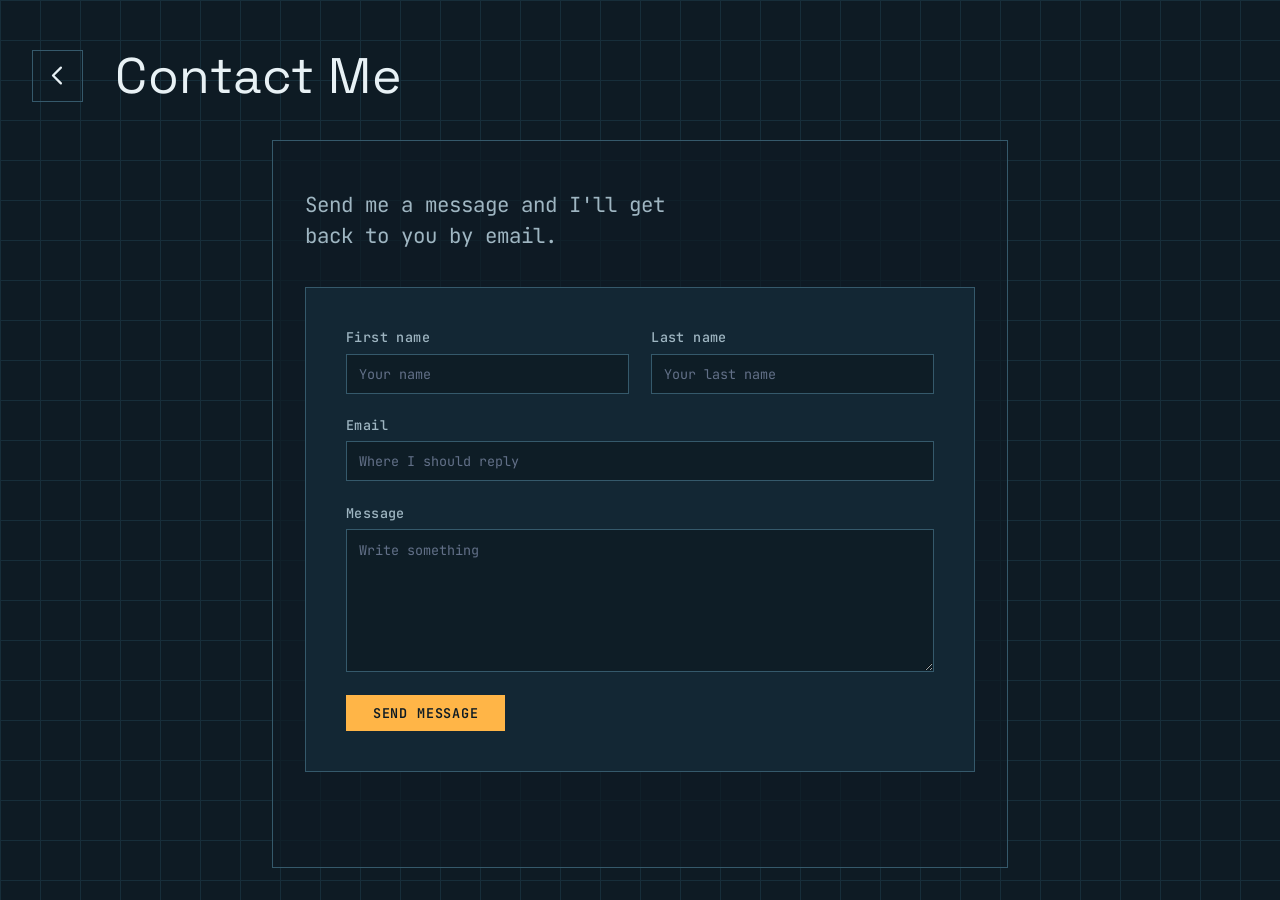
<file: contact/contact.html>
<!doctype html>
<html lang="en">
  <head>
    <meta charset="UTF-8" />
    <meta name="viewport" content="width=device-width,initial-scale=1" />
    <title>Contact Me</title>

    <link rel="stylesheet" href="/style.css?v=3.0" />
    <link rel="stylesheet" href="/contact/contact.css?v=3.0" />

    <link
      rel="apple-touch-icon"
      sizes="180x180"
      href="https://ik.imagekit.io/ethankatz/IMG_0045_srifbNHCv.jpg" />
    <link
      rel="icon"
      type="image/png"
      sizes="32x32"
      href="https://ik.imagekit.io/ethankatz/IMG_0045_srifbNHCv.jpg" />
    <link
      rel="icon"
      type="image/png"
      sizes="16x16"
      href="https://ik.imagekit.io/ethankatz/IMG_0045_srifbNHCv.jpg" />

    <meta name="theme-color" content="#0e1b24" />
    <meta name="title" content="Contact Me — Ethan Katz" />
    <meta name="description" content="Send Ethan Katz a message." />
    <meta property="og:type" content="website" />
    <meta
      property="og:url"
      content="https://katzethan.com/contact/contact.html" />
    <meta property="og:title" content="Contact Me — Ethan Katz" />
    <meta property="og:description" content="Send Ethan Katz a message." />
    <meta
      property="og:image"
      content="https://ik.imagekit.io/ethankatz/IMG_0045_srifbNHCv.jpg" />

    <link rel="preconnect" href="https://fonts.googleapis.com" />
    <link rel="preconnect" href="https://fonts.gstatic.com" crossorigin />
    <link
      href="https://fonts.googleapis.com/css2?family=JetBrains+Mono:wght@400;500;700&family=Space+Grotesk:wght@400;500;700&display=swap"
      rel="stylesheet" />

    <!-- Google tag (gtag.js) -->
    <script
      async
      src="https://www.googletagmanager.com/gtag/js?id=G-3BS5N4R20S"></script>
    <script>
      window.dataLayer = window.dataLayer || [];
      function gtag() {
        dataLayer.push(arguments);
      }
      gtag("js", new Date());

      gtag("config", "G-3BS5N4R20S");
    </script>
  </head>

  <body>
    <header class="page-header">
      <a
        class="back-link"
        href="/index.html"
        aria-label="Back to the home page">
        <svg
          viewBox="0 0 24 24"
          fill="none"
          stroke="currentColor"
          stroke-width="2"
          stroke-linecap="round"
          stroke-linejoin="round"
          aria-hidden="true">
          <path d="M15 5l-7 7 7 7" />
        </svg>
      </a>
      <h1 class="page-title">Contact Me</h1>
    </header>

    <main class="sheet">
      <p class="sheet__lede">
        Send me a message and I'll get back to you by email.
      </p>

      <form
        class="form"
        name="contact"
        method="POST"
        data-netlify="true"
        netlify-honeypot="bot-field"
        action="/contact/thanks.html">
        <div class="field-row">
          <p class="field">
            <label for="fname">First name</label>
            <input
              type="text"
              id="fname"
              name="firstname"
              autocomplete="given-name"
              placeholder="Your name"
              required />
          </p>

          <p class="field">
            <label for="lname">Last name</label>
            <input
              type="text"
              id="lname"
              name="lastname"
              autocomplete="family-name"
              placeholder="Your last name"
              required />
          </p>
        </div>

        <p class="field">
          <label for="email">Email</label>
          <input
            type="email"
            id="email"
            name="email"
            autocomplete="email"
            placeholder="Where I should reply"
            required />
        </p>

        <p class="field">
          <label for="message">Message</label>
          <textarea
            id="message"
            name="message"
            rows="6"
            placeholder="Write something"
            required></textarea>
        </p>

        <p class="honeypot">
          <label>
            Don't fill this out if you're human:
            <input name="bot-field" tabindex="-1" autocomplete="off" />
          </label>
        </p>

        <button class="submit" type="submit">Send message</button>
      </form>
    </main>
  </body>
</html>
</file>
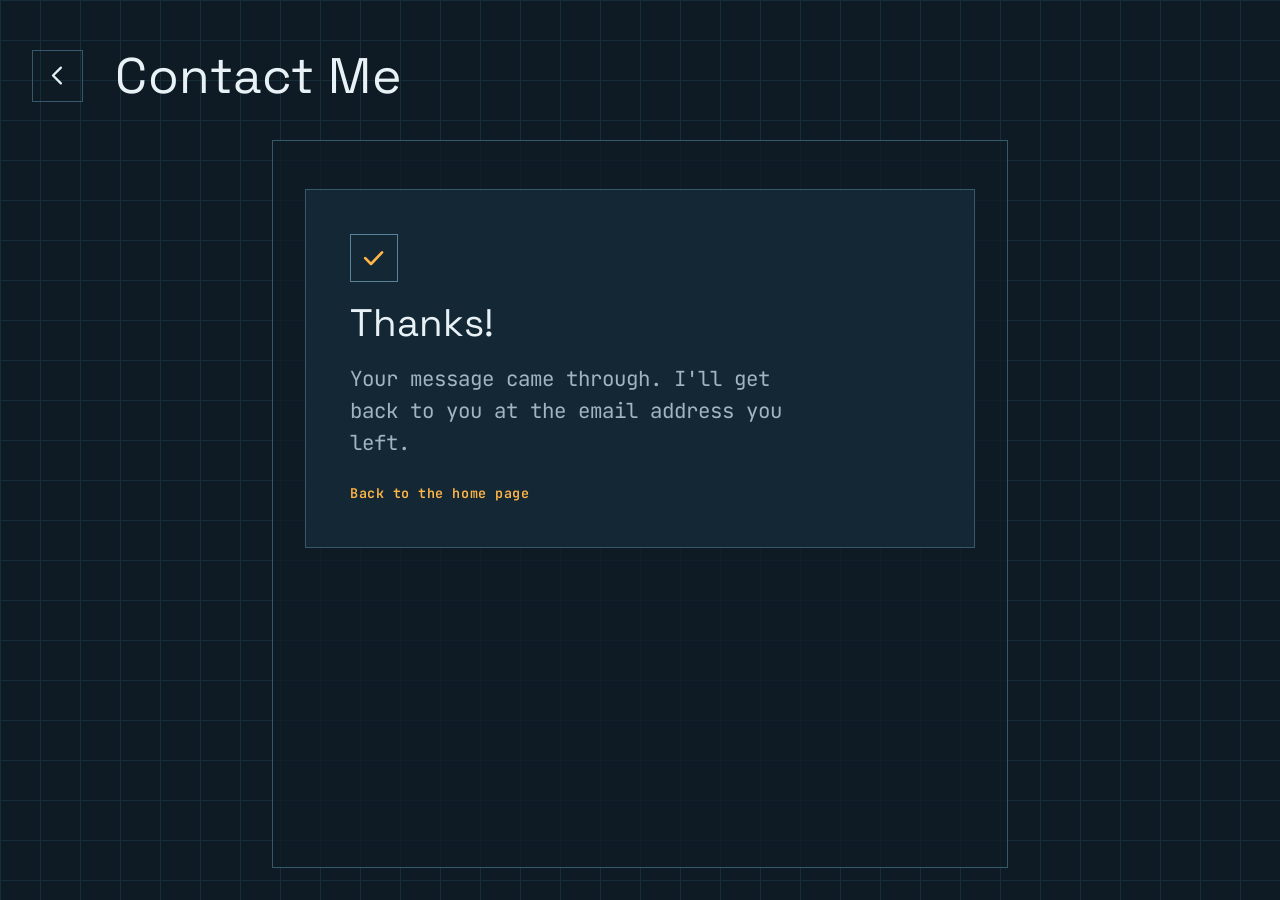
<file: contact/thanks.html>
<!doctype html>
<html lang="en">
  <head>
    <meta charset="UTF-8" />
    <meta name="viewport" content="width=device-width,initial-scale=1" />
    <title>Thanks</title>

    <link rel="stylesheet" href="/style.css?v=3.0" />
    <link rel="stylesheet" href="/contact/contact.css?v=3.0" />

    <link
      rel="apple-touch-icon"
      sizes="180x180"
      href="https://ik.imagekit.io/ethankatz/IMG_0045_srifbNHCv.jpg" />
    <link
      rel="icon"
      type="image/png"
      sizes="32x32"
      href="https://ik.imagekit.io/ethankatz/IMG_0045_srifbNHCv.jpg" />
    <link
      rel="icon"
      type="image/png"
      sizes="16x16"
      href="https://ik.imagekit.io/ethankatz/IMG_0045_srifbNHCv.jpg" />

    <meta name="theme-color" content="#0e1b24" />
    <meta name="title" content="Thanks — Ethan Katz" />
    <meta name="robots" content="noindex" />
    <meta
      name="description"
      content="Thanks for getting in touch with Ethan Katz." />
    <meta property="og:type" content="website" />
    <meta
      property="og:url"
      content="https://katzethan.com/contact/thanks.html" />
    <meta property="og:title" content="Thanks — Ethan Katz" />
    <meta
      property="og:description"
      content="Thanks for getting in touch with Ethan Katz." />
    <meta
      property="og:image"
      content="https://ik.imagekit.io/ethankatz/IMG_0045_srifbNHCv.jpg" />

    <link rel="preconnect" href="https://fonts.googleapis.com" />
    <link rel="preconnect" href="https://fonts.gstatic.com" crossorigin />
    <link
      href="https://fonts.googleapis.com/css2?family=JetBrains+Mono:wght@400;500;700&family=Space+Grotesk:wght@400;500;700&display=swap"
      rel="stylesheet" />

    <!-- Google tag (gtag.js) -->
    <script
      async
      src="https://www.googletagmanager.com/gtag/js?id=G-3BS5N4R20S"></script>
    <script>
      window.dataLayer = window.dataLayer || [];
      function gtag() {
        dataLayer.push(arguments);
      }
      gtag("js", new Date());

      gtag("config", "G-3BS5N4R20S");
    </script>
  </head>

  <body>
    <header class="page-header">
      <a
        class="back-link"
        href="/index.html"
        aria-label="Back to the home page">
        <svg
          viewBox="0 0 24 24"
          fill="none"
          stroke="currentColor"
          stroke-width="2"
          stroke-linecap="round"
          stroke-linejoin="round"
          aria-hidden="true">
          <path d="M15 5l-7 7 7 7" />
        </svg>
      </a>
      <h1 class="page-title">Contact Me</h1>
    </header>

    <main class="sheet">
      <div class="thanks">
        <span class="thanks__mark">
          <svg
            viewBox="0 0 24 24"
            fill="none"
            stroke="currentColor"
            stroke-width="2.5"
            stroke-linecap="round"
            stroke-linejoin="round"
            aria-hidden="true">
            <path d="M4 12.5l5.5 5.5L20 7" />
          </svg>
        </span>
        <h2 class="thanks__title">Thanks!</h2>
        <p class="thanks__text">
          Your message came through. I'll get back to you at the email address
          you left.
        </p>
        <a class="thanks__link" href="/index.html">Back to the home page</a>
      </div>
    </main>
  </body>
</html>
</file>
<file: style.css>
/* ==========================================================================
   Ethan Katz — katzethan.com
   "Bench": the site as a technical drawing. Graph paper, mono annotations,
   a ruled sheet. Tokens first, then the shared furniture, then the home page.
   Hand written, no build step.
   ========================================================================== */

:root {
  /* Ink and paper */
  --bg-top: #0e1b24;
  --bg-bottom: #0b161d;
  --grid-line: #172e3a;
  --panel: #132734;
  --ink: #e8f1f5;
  --ink-dim: #9fb6c2;
  --ink-faint: #7e99a6;
  --hairline: #35596b;
  --hairline-lit: #5a8298;

  /* One warm accent against all that blue, plus a cool one for labels. */
  --accent: #ffb547;
  --accent-deep: #e09a2e;
  --accent-ink: #0e1b24;
  --cyan: #8fd3e8;

  /* Type. Display is the drawn lettering, mono is every label and annotation. */
  --font-display: "Space Grotesk", "Trebuchet MS", sans-serif;
  --font-mono: "JetBrains Mono", ui-monospace, "Courier New", monospace;

  --type-name: clamp(3rem, 1.6rem + 6vw, 6.75rem);
  --type-role: clamp(0.85rem, 0.8rem + 0.25vw, 1rem);
  --type-lede: clamp(1.05rem, 0.98rem + 0.4vw, 1.3rem);
  --type-ui: clamp(0.75rem, 0.72rem + 0.15vw, 0.85rem);
  --type-micro: clamp(0.625rem, 0.6rem + 0.1vw, 0.7rem);

  /* Space */
  --gutter: clamp(0.75rem, 2.5vw, 2.5rem);
  --sheet-pad: clamp(1.25rem, 3.5vw, 3.25rem);
  --stack: clamp(1.75rem, 4vw, 3.5rem);

  /* Shape. Square corners: this is a drawing, not a card. */
  --radius: 0;
  --radius-pill: 0;

  --shadow-low: none;
  --shadow-high: none;

  /* Motion */
  --ease: cubic-bezier(0.2, 0.8, 0.2, 1);
  --dur: 160ms;
  --dur-slow: 260ms;
}

*,
*::before,
*::after {
  box-sizing: border-box;
}

html {
  -webkit-text-size-adjust: 100%;
}

body {
  margin: 0;
  min-height: 100svh;
  font-family: var(--font-mono);
  color: var(--ink);
  background-color: var(--bg-top);
  /* The graph paper. Two repeating gradients, no image to download. */
  background-image:
    repeating-linear-gradient(
      to right,
      var(--grid-line) 0 1px,
      transparent 1px 40px
    ),
    repeating-linear-gradient(
      to bottom,
      var(--grid-line) 0 1px,
      transparent 1px 40px
    );
  display: flex;
  flex-direction: column;
  overflow-x: hidden;
}

a {
  color: var(--accent);
  text-decoration: none;
}

a:hover {
  color: var(--accent-deep);
}

img,
svg {
  display: block;
}

:where(a, button):focus-visible {
  outline: 2px solid var(--accent);
  outline-offset: 3px;
}

/* --------------------------------------------------------------------------
   The sheet: the ruled frame every page sits inside
   -------------------------------------------------------------------------- */

.sheet {
  flex: 1;
  display: flex;
  flex-direction: column;
  width: 100%;
  max-width: 82rem;
  margin: var(--gutter) auto;
  padding: var(--sheet-pad);
  border: 1px solid var(--hairline);
  background: rgba(14, 27, 36, 0.72);
}

/* The drawing's header strip: who and what, in the corner of the sheet. */
.sheet__head {
  display: flex;
  justify-content: space-between;
  align-items: center;
  gap: 1rem;
  font-size: var(--type-micro);
  letter-spacing: 0.18em;
  text-transform: uppercase;
}

.sheet__mark {
  color: var(--cyan);
}

.sheet__rev {
  color: var(--ink-faint);
}

/* --------------------------------------------------------------------------
   Labels and rules used throughout
   -------------------------------------------------------------------------- */

.label {
  margin: 0;
  font-size: var(--type-micro);
  letter-spacing: 0.2em;
  text-transform: uppercase;
  color: var(--cyan);
}

.label--muted {
  color: var(--ink-faint);
}

/* The dimension line under the name, drawn with arrowheads like a plan. */
.dim-rule {
  width: min(32rem, 100%);
  height: auto;
  margin-top: clamp(0.75rem, 2vw, 1.25rem);
  color: var(--cyan);
}

/* --------------------------------------------------------------------------
   Buttons
   -------------------------------------------------------------------------- */

.btn {
  display: inline-flex;
  align-items: center;
  justify-content: center;
  min-height: 2.875rem;
  padding: 0.9em 1.75em;
  font-family: var(--font-mono);
  font-size: var(--type-ui);
  font-weight: 700;
  letter-spacing: 0.14em;
  text-transform: uppercase;
  border: 1px solid transparent;
  cursor: pointer;
  transition:
    background var(--dur) var(--ease),
    color var(--dur) var(--ease),
    border-color var(--dur) var(--ease);
}

.btn--solid {
  background: var(--accent);
  color: var(--accent-ink);
}

.btn--ghost {
  color: var(--cyan);
  border-color: var(--hairline);
}

/* --------------------------------------------------------------------------
   Header and navigation
   -------------------------------------------------------------------------- */

.site-header {
  display: flex;
  align-items: center;
  justify-content: space-between;
  gap: 1rem;
  padding-bottom: clamp(1rem, 2.5vw, 1.75rem);
  border-bottom: 1px solid var(--hairline);
}

.identity {
  display: flex;
  align-items: baseline;
  gap: 0.75rem;
  flex-wrap: wrap;
}

.identity__name {
  font-family: var(--font-display);
  font-size: clamp(1rem, 0.9rem + 0.5vw, 1.25rem);
  font-weight: 700;
  letter-spacing: 0.02em;
  text-transform: uppercase;
}

.identity__role {
  font-size: var(--type-role);
  letter-spacing: 0.16em;
  text-transform: uppercase;
  color: var(--ink-faint);
}

.site-nav__list {
  display: flex;
  align-items: center;
  gap: clamp(0.85rem, 2vw, 1.75rem);
  margin: 0;
  padding: 0;
  list-style: none;
}

.nav-link {
  font-size: var(--type-ui);
  letter-spacing: 0.16em;
  text-transform: uppercase;
  color: var(--ink-dim);
  padding-bottom: 2px;
  border-bottom: 1px solid transparent;
  transition:
    color var(--dur) var(--ease),
    border-color var(--dur) var(--ease);
}

.nav-toggle {
  display: none;
  align-items: center;
  gap: 0.5rem;
  min-height: 2.75rem;
  padding: 0 0.875rem;
  font-family: var(--font-mono);
  font-size: var(--type-ui);
  letter-spacing: 0.16em;
  text-transform: uppercase;
  color: var(--ink);
  background: none;
  border: 1px solid var(--hairline);
  cursor: pointer;
}

.nav-toggle svg {
  width: 1.125rem;
  height: 1.125rem;
}

.nav-toggle__close,
.nav-toggle[aria-expanded="true"] .nav-toggle__open {
  display: none;
}

.nav-toggle[aria-expanded="true"] .nav-toggle__close {
  display: block;
}

/* --------------------------------------------------------------------------
   Home page: the drawing itself
   -------------------------------------------------------------------------- */

.hero {
  display: flex;
  gap: clamp(1.75rem, 4vw, 3.25rem);
  align-items: flex-start;
  padding-top: var(--stack);
}

.hero__body {
  flex: 1 1 auto;
  min-width: 0;
}

.hero__name {
  margin: 0;
  font-family: var(--font-display);
  font-size: var(--type-name);
  font-weight: 700;
  line-height: 0.92;
  letter-spacing: -0.04em;
  text-transform: uppercase;
}

.hero__tags {
  margin-top: 0.625rem;
}

.hero__lede {
  margin: clamp(1.25rem, 3vw, 1.875rem) 0 0;
  max-width: 34em;
  font-family: var(--font-display);
  font-size: var(--type-lede);
  line-height: 1.65;
  text-wrap: pretty;
  color: var(--ink-dim);
}

.hero__actions {
  display: flex;
  flex-wrap: wrap;
  gap: 0.75rem;
  margin-top: clamp(1.5rem, 3vw, 2.125rem);
}

/* Fig. A — the portrait, captioned like a plate in a manual. */
.figure {
  flex: 0 0 auto;
  width: clamp(11rem, 26vw, 22.5rem);
}

.figure__frame {
  width: 100%;
  aspect-ratio: 1;
  border: 1px solid var(--hairline);
  background: var(--panel);
}

.figure__frame img {
  width: 100%;
  height: 100%;
  object-fit: cover;
}

.figure__caption {
  display: flex;
  justify-content: space-between;
  gap: 0.5rem;
  margin: 0.5rem 0 0;
  font-size: var(--type-micro);
  letter-spacing: 0.14em;
  text-transform: uppercase;
  color: var(--ink-faint);
}

/* --------------------------------------------------------------------------
   Parts list: the apps, as a bill of materials
   -------------------------------------------------------------------------- */

.parts {
  margin: var(--stack) 0 0;
  padding: 0;
  list-style: none;
}

.parts__caption {
  margin-bottom: 0.875rem;
}

.part {
  display: grid;
  grid-template-columns: 3.5rem 5.25rem minmax(0, 1fr) auto;
  gap: 0 clamp(0.875rem, 2vw, 1.5rem);
  align-items: center;
  padding: clamp(1rem, 2.5vw, 1.5rem) 0;
  border-bottom: 1px solid #22404f;
}

.part:first-child {
  border-top: 1px solid var(--hairline);
}

.part__no {
  font-size: clamp(0.875rem, 0.8rem + 0.3vw, 1.125rem);
  font-weight: 700;
  color: var(--accent);
}

.part__icon {
  /* Both dimensions pinned: an `aspect-ratio` alone loses to the img's own
     height attribute, which is a specified height, not auto. */
  --size: 5.25rem;
  width: var(--size);
  height: var(--size);
  border: 1px solid var(--hairline);
  background: var(--panel);
  object-fit: cover;
}

.part__name {
  margin: 0;
  font-family: var(--font-display);
  font-size: clamp(1.125rem, 1rem + 0.6vw, 1.7rem);
  font-weight: 500;
  line-height: 1.2;
}

.part__desc {
  margin: 0.3rem 0 0;
  font-size: clamp(0.75rem, 0.72rem + 0.2vw, 0.85rem);
  line-height: 1.55;
  color: var(--ink-dim);
}

.part__link {
  font-size: var(--type-ui);
  font-weight: 700;
  letter-spacing: 0.12em;
  text-transform: uppercase;
  white-space: nowrap;
}

/* --------------------------------------------------------------------------
   Side project band
   -------------------------------------------------------------------------- */

.band {
  display: flex;
  flex-wrap: wrap;
  align-items: center;
  gap: clamp(0.875rem, 2.5vw, 2rem);
  margin-top: var(--stack);
  padding: clamp(1.125rem, 2.5vw, 1.75rem);
  border: 1px solid var(--hairline);
  background: var(--panel);
}

.band__body {
  flex: 1 1 16rem;
  min-width: 0;
}

.band__name {
  margin: 0.375rem 0 0;
  font-family: var(--font-display);
  font-size: clamp(1.125rem, 1rem + 0.6vw, 1.6rem);
  font-weight: 500;
}

.band__desc {
  margin: 0.375rem 0 0;
  font-size: clamp(0.75rem, 0.72rem + 0.2vw, 0.85rem);
  line-height: 1.55;
  color: var(--ink-dim);
}

/* --------------------------------------------------------------------------
   Title block: the boxed panel a drawing signs off with
   -------------------------------------------------------------------------- */

.titleblock {
  display: flex;
  flex-wrap: wrap;
  margin-top: var(--stack);
  border: 1px solid var(--hairline);
}

.titleblock__cell {
  flex: 1 1 13rem;
  min-width: 0;
  padding: clamp(0.875rem, 2vw, 1.125rem) clamp(1rem, 2vw, 1.375rem);
  border-right: 1px solid var(--hairline);
}

.titleblock__cell:last-child {
  border-right: 0;
}

.titleblock__value {
  margin: 0.375rem 0 0;
  font-size: clamp(0.8rem, 0.76rem + 0.2vw, 0.9rem);
  line-height: 1.6;
  overflow-wrap: anywhere;
}

/* --------------------------------------------------------------------------
   Hover, only where there is a real pointer
   -------------------------------------------------------------------------- */

@media (hover: hover) {
  .btn--solid:hover {
    background: var(--accent-deep);
  }

  .btn--ghost:hover {
    color: var(--accent);
    border-color: var(--hairline-lit);
  }

  .nav-link:hover {
    color: var(--accent);
    border-bottom-color: var(--accent);
  }

  .nav-toggle:hover {
    border-color: var(--hairline-lit);
  }

  .part:hover {
    background: rgba(19, 39, 52, 0.55);
  }
}

/* --------------------------------------------------------------------------
   Narrow layouts. Driven by width, not orientation.
   -------------------------------------------------------------------------- */

@media (max-width: 900px) {
  .nav-toggle {
    display: inline-flex;
    position: relative;
    z-index: 5;
  }

  .site-nav {
    position: fixed;
    inset: 0;
    z-index: 4;
    display: flex;
    overflow-y: auto;
    overscroll-behavior: contain;
    padding: var(--gutter);
    background: rgba(11, 22, 29, 0.86);
    backdrop-filter: blur(4px);
    opacity: 0;
    visibility: hidden;
    transition:
      opacity var(--dur) var(--ease),
      visibility var(--dur) var(--ease);
  }

  .site-nav[data-open="true"] {
    opacity: 1;
    visibility: visible;
  }

  .site-nav__list {
    margin: auto;
    flex-direction: column;
    align-items: stretch;
    gap: 0;
    width: min(20rem, 100%);
    border: 1px solid var(--hairline);
    background: var(--panel);
  }

  .site-nav__list li {
    border-bottom: 1px solid var(--hairline);
  }

  .site-nav__list li:last-child {
    border-bottom: 0;
  }

  .nav-link {
    display: block;
    padding: 1.125rem 1.25rem;
    border-bottom: 0;
    font-size: 0.875rem;
  }

  .hero {
    flex-direction: column-reverse;
    align-items: stretch;
  }

  .figure {
    width: 100%;
    max-width: 20rem;
  }

  .part {
    grid-template-columns: 2.5rem 3.75rem minmax(0, 1fr);
    row-gap: 0.75rem;
  }

  .part__icon {
    --size: 3.75rem;
  }

  .part__link {
    grid-column: 2 / -1;
  }
}

@media (max-width: 560px) {
  .sheet {
    margin-inline: 0;
    border-left: 0;
    border-right: 0;
  }

  .site-header {
    flex-wrap: wrap;
  }
}

@media (prefers-reduced-motion: reduce) {
  *,
  *::before,
  *::after {
    transition-duration: 1ms !important;
    animation-duration: 1ms !important;
  }
}
</file>
<file: contact/contact.css>
/* ==========================================================================
   Contact and thanks. Tokens and shared furniture come from /style.css.
   ========================================================================== */

body {
  font-family: var(--font-mono);
}

/* --------------------------------------------------------------------------
   Page header. Same furniture as the apps page, so moving between them
   feels like one site.
   -------------------------------------------------------------------------- */

.page-header {
  display: flex;
  align-items: center;
  gap: clamp(1rem, 3vw, 2rem);
  padding: clamp(1.5rem, 4vw, 2.75rem) var(--gutter) 0;
}

.back-link {
  display: grid;
  place-items: center;
  flex: 0 0 auto;
  width: clamp(2.75rem, 4vw, 3.5rem);
  height: clamp(2.75rem, 4vw, 3.5rem);
  border-radius: 0;
  border: 1px solid var(--hairline);
  color: var(--ink);
  transition:
    transform var(--dur) var(--ease),
    color var(--dur) var(--ease),
    border-color var(--dur) var(--ease);
}

.back-link:hover {
  transform: translateX(-2px);
  border-color: var(--hairline-lit);
  color: var(--accent);
}

.back-link svg {
  width: 55%;
  height: 55%;
}

.page-title {
  margin: 0;
  font-family: var(--font-display);
  font-size: clamp(1.9rem, 1.2rem + 2.4vw, 3.5rem);
  font-weight: 400;
  letter-spacing: 0.01em;
}

/* --------------------------------------------------------------------------
   The sheet the form sits on. One column that stops growing at a readable
   width, rather than a circle the fields have to fit inside.
   -------------------------------------------------------------------------- */

.sheet {
  flex: 1;
  width: 100%;
  max-width: 46rem;
  margin-inline: auto;
  padding: clamp(1.75rem, 5vw, 3rem) var(--gutter) clamp(3rem, 6vw, 5rem);
}

.sheet__lede {
  margin: 0 0 clamp(1.5rem, 4vw, 2.25rem);
  font-size: var(--type-lede);
  line-height: 1.5;
  color: var(--ink-dim);
  max-width: 34ch;
}

/* --------------------------------------------------------------------------
   Form
   -------------------------------------------------------------------------- */

.form {
  display: grid;
  gap: clamp(1rem, 2.5vw, 1.4rem);
  padding: clamp(1.5rem, 4vw, 2.5rem);
  border: 1px solid var(--hairline);
  border-radius: var(--radius);
  background: var(--panel);
  box-shadow: var(--shadow-low);
}

/* Two names side by side once there is room, stacked when there is not. */
.field-row {
  display: grid;
  grid-template-columns: repeat(auto-fit, minmax(12rem, 1fr));
  gap: clamp(1rem, 2.5vw, 1.4rem);
}

.field {
  display: grid;
  gap: 0.45rem;
  margin: 0;
  min-width: 0;
}

.field label {
  font-size: var(--type-ui);
  font-weight: 500;
  letter-spacing: 0.03em;
  color: var(--ink-dim);
}

.field input,
.field textarea {
  width: 100%;
  min-width: 0;
  padding: 0.75em 0.9em;
  font-family: inherit;
  font-size: var(--type-ui);
  color: var(--ink);
  background: rgba(11, 22, 29, 0.6);
  border: 1px solid var(--hairline);
  border-radius: 0;
  transition:
    border-color var(--dur) var(--ease),
    background var(--dur) var(--ease);
}

.field textarea {
  resize: vertical;
  min-height: 8rem;
  line-height: 1.5;
}

.field input::placeholder,
.field textarea::placeholder {
  color: rgba(168, 181, 216, 0.55);
}

.field input:hover,
.field textarea:hover {
  border-color: var(--hairline-lit);
}

.field input:focus,
.field textarea:focus {
  outline: 2px solid var(--accent);
  outline-offset: 2px;
  border-color: transparent;
  background: rgba(11, 22, 29, 0.85);
}

/* The bot trap. Off-screen rather than display:none, which some browsers
   and bots treat as a reason to skip the field entirely. */
.honeypot {
  position: absolute;
  width: 1px;
  height: 1px;
  margin: -1px;
  padding: 0;
  overflow: hidden;
  clip-path: inset(50%);
  white-space: nowrap;
}

.submit {
  justify-self: start;
  padding: 0.7em 2em;
  font-family: inherit;
  font-size: var(--type-ui);
  font-weight: 600;
  letter-spacing: 0.06em;
  text-transform: uppercase;
  color: var(--accent-ink);
  background: var(--accent);
  border: 0;
  border-radius: var(--radius-pill);
  cursor: pointer;
  transition:
    transform var(--dur) var(--ease),
    filter var(--dur) var(--ease);
}

.submit:hover {
  transform: translateY(-1px);
  filter: brightness(1.08);
}

.submit:active {
  transform: translateY(0);
}

@media (max-width: 30rem) {
  .submit {
    justify-self: stretch;
    text-align: center;
  }
}

/* --------------------------------------------------------------------------
   Thanks
   -------------------------------------------------------------------------- */

.thanks {
  display: grid;
  justify-items: start;
  gap: 1rem;
  padding: clamp(1.75rem, 4vw, 2.75rem);
  border: 1px solid var(--hairline);
  border-radius: var(--radius);
  background: var(--panel);
  box-shadow: var(--shadow-low);
}

.thanks__mark {
  display: grid;
  place-items: center;
  width: 3rem;
  height: 3rem;
  border-radius: 0;
  color: var(--accent);
  border: 1px solid var(--hairline-lit);
}

.thanks__mark svg {
  width: 55%;
  height: 55%;
}

.thanks__title {
  margin: 0;
  font-family: var(--font-display);
  font-size: clamp(1.6rem, 1.2rem + 1.6vw, 2.4rem);
  font-weight: 400;
}

.thanks__text {
  margin: 0;
  font-size: var(--type-lede);
  line-height: 1.55;
  color: var(--ink-dim);
  max-width: 38ch;
}

.thanks__link {
  margin-top: 0.5rem;
  font-size: var(--type-ui);
  font-weight: 600;
  letter-spacing: 0.04em;
  color: var(--accent);
  border-bottom: 1px solid transparent;
  transition: border-color var(--dur) var(--ease);
}

.thanks__link:hover {
  border-bottom-color: var(--accent);
}

@media (prefers-reduced-motion: reduce) {
  * {
    transition-duration: 0.01ms !important;
  }
}
</file>
